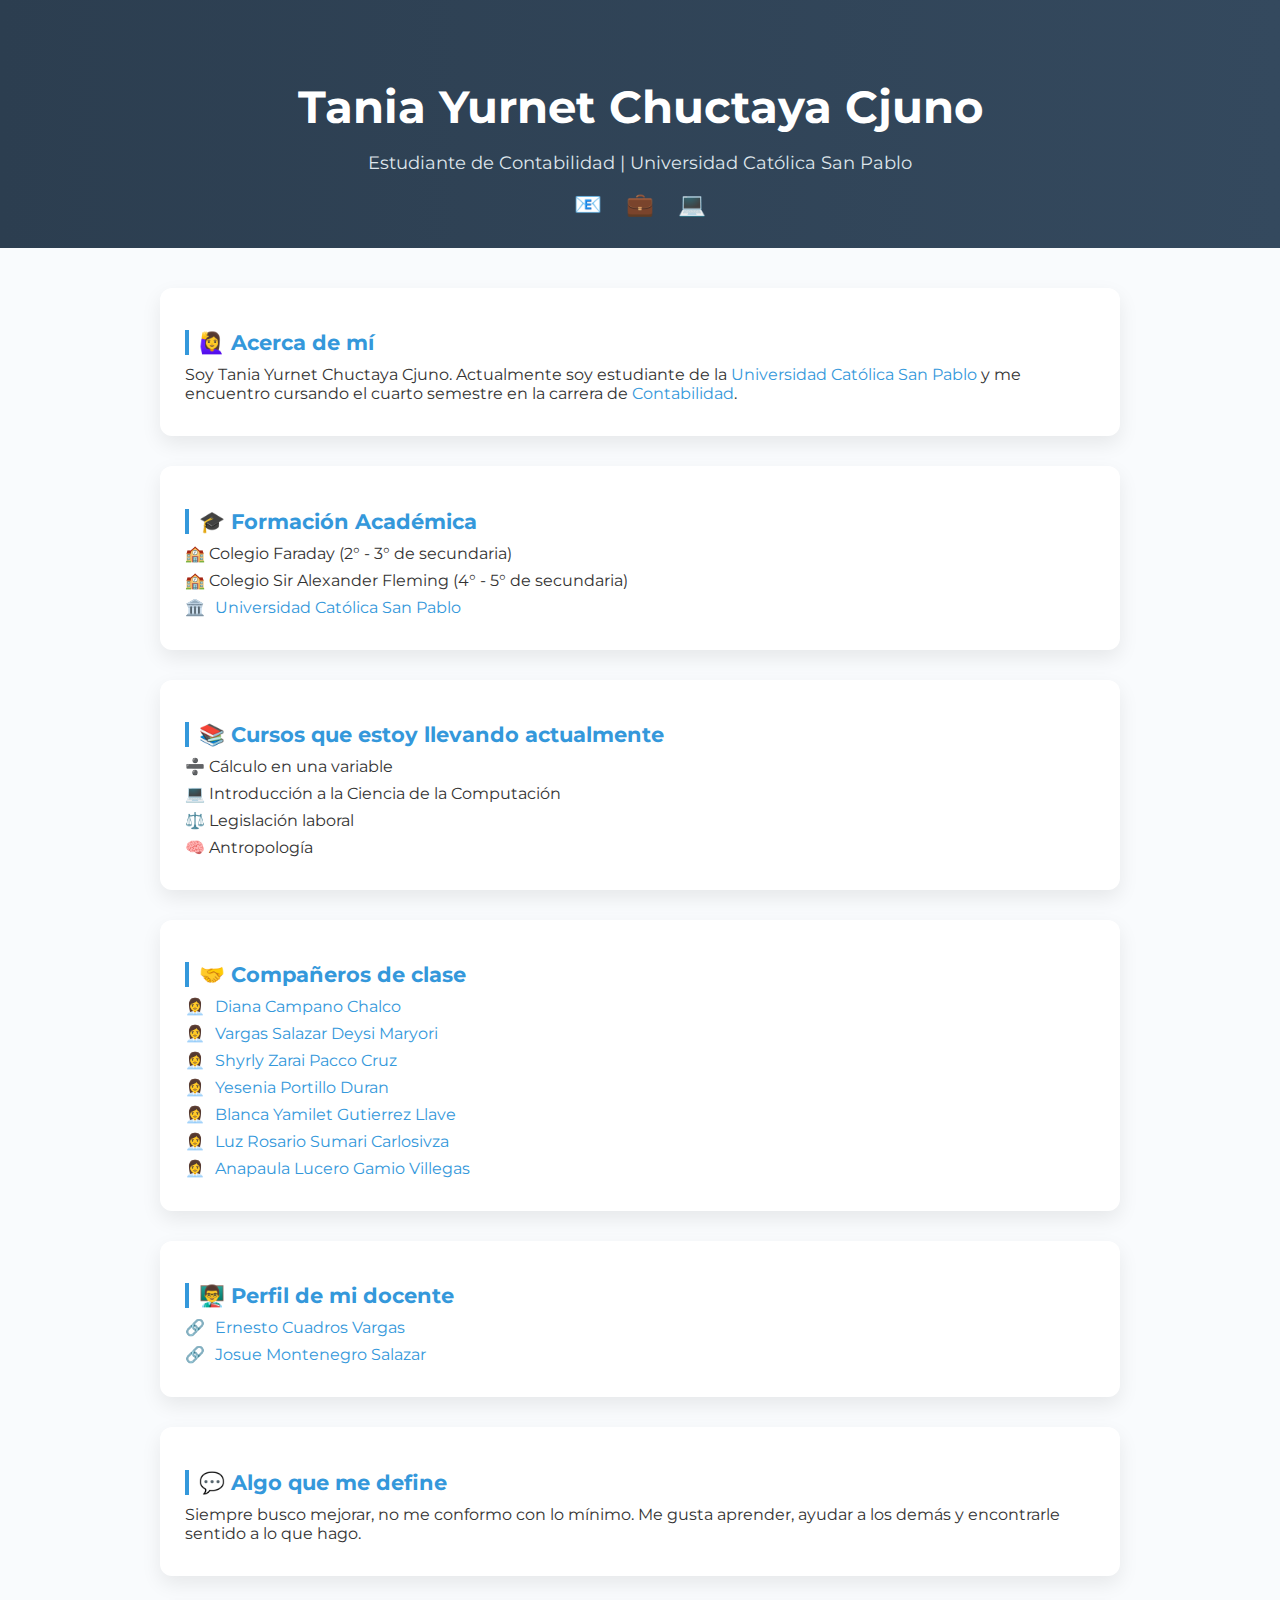
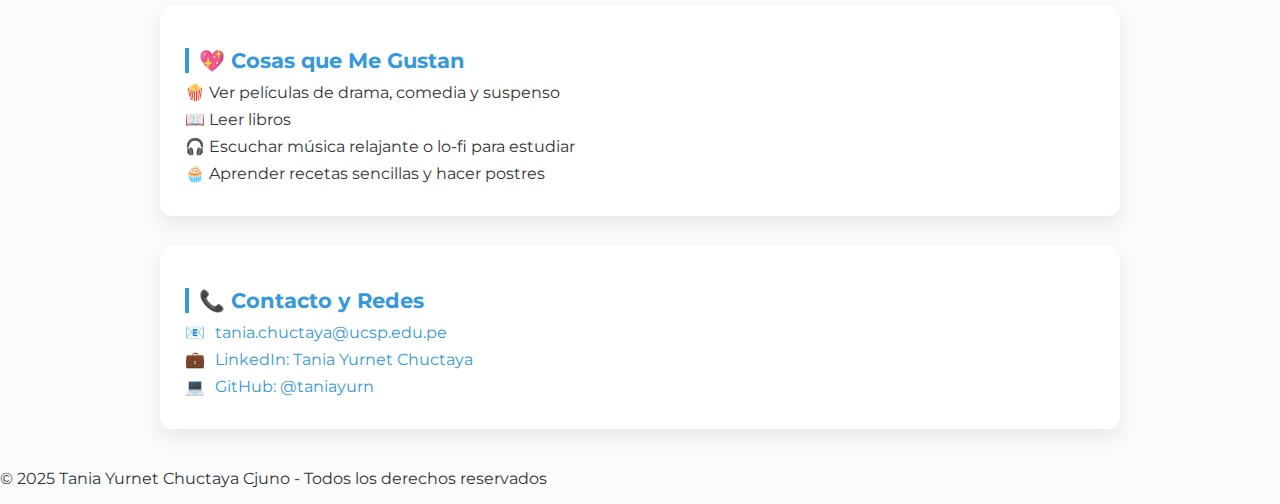
<file: index.html>
<!DOCTYPE html>
<html lang="es">
<head>
    <meta charset="UTF-8" />
    <meta name="viewport" content="width=device-width, initial-scale=1" />
    
    <title>Tania Yurnet Chuctaya Cjuno</title>
    
    <!-- SEO Meta Tags -->
    <meta name="description" content="Sitio personal de Tania Yurnet Chuctaya Cjuno, estudiante de Contabilidad en la Universidad Católica San Pablo. Conoce más sobre su formación, cursos y perfil profesional.">
    <meta name="robots" content="index, follow">
    <link rel="canonical" href="https://taniayurn.github.io/Tania-Yurnet-Chuctaya-Cjuno/">

        <!-- Open Graph Meta Tags -->
    <meta property="og:title" content="Tania Yurnet Chuctaya Cjuno | Estudiante de Contabilidad en la UCSP">
    <meta property="og:description" content="Sitio personal de Tania Yurnet Chuctaya Cjuno, estudiante de Contabilidad en la Universidad Católica San Pablo. Conoce más sobre su formación, cursos y perfil profesional.">
    <meta property="og:url" content="https://taniayurn.github.io/Tania-Yurnet-Chuctaya-Cjuno/">
    <meta property="og:type" content="website">
    <meta property="og:locale" content="es_PE">

    <!-- Google Site Verification -->
    <meta name="google-site-verification" content="N1XPxpJ5FF5jLY5_bodyYI6MN3rRAlNa11CzUfgR3FA" />

    <!-- Estilos -->
    <link rel="stylesheet" href="style.css" />
    <link href="https://fonts.googleapis.com/css2?family=Montserrat:wght@400;600&display=swap" rel="stylesheet">

    <!-- Datos estructurados para SEO -->
    <script type="application/ld+json">
    {
      "@context": "https://schema.org",
      "@type": "Person",
      "name": "Tania Yurnet Chuctaya Cjuno",
      "url": "https://taniayurn.github.io/Tania-Yurnet-Chuctaya-Cjuno/",
      "email": "mailto:tania.chuctaya@ucsp.edu.pe",
      "sameAs": [
        "https://www.linkedin.com/in/tania-yurnet-chuctaya-cjuno-855280368",
        "https://github.com/taniayurn"
      ],
      "alumniOf": {
        "@type": "CollegeOrUniversity",
        "name": "Universidad Católica San Pablo",
        "url": "https://ucsp.edu.pe/"
      },
      "jobTitle": "Estudiante de Contabilidad"
    }
    </script>
</head>

<body>

<header>
    <h1>Tania Yurnet Chuctaya Cjuno</h1>
    <p>Estudiante de Contabilidad | Universidad Católica San Pablo</p>
    <div class="social-icons">
        <a href="mailto:tania.chuctaya@ucsp.edu.pe" title="Correo">📧</a>
        <a href="https://www.linkedin.com/in/tania-yurnet-chuctaya-cjuno-855280368" target="_blank" rel="noopener noreferrer" title="LinkedIn">💼</a>
        <a href="https://github.com/taniayurn" target="_blank" rel="noopener noreferrer" title="GitHub">💻</a>
    </div>
</header>

<main class="container">

    <div class="card">
        <h2>🙋‍♀️ Acerca de mí</h2>
        <p>Soy Tania Yurnet Chuctaya Cjuno. Actualmente soy estudiante de la <a href="https://ucsp.edu.pe/" target="_blank" rel="noopener noreferrer">Universidad Católica San Pablo</a> y me encuentro cursando el cuarto semestre en la carrera de <a href="https://ucsp.edu.pe/carreras/contabilidad/" target="_blank" rel="noopener noreferrer">Contabilidad</a>.</p>
    </div>

    <div class="card">
        <h2>🎓 Formación Académica</h2>
        <div class="info-item">🏫 Colegio Faraday (2° - 3° de secundaria)</div>
        <div class="info-item">🏫 Colegio Sir Alexander Fleming (4° - 5° de secundaria)</div>
        <div class="info-item">🏛️ <a href="https://ucsp.edu.pe/" target="_blank" rel="noopener noreferrer">Universidad Católica San Pablo</a></div>
    </div>

    <div class="card">
        <h2>📚 Cursos que estoy llevando actualmente</h2>
        <div class="info-item">➗ Cálculo en una variable</div>
        <div class="info-item">💻 Introducción a la Ciencia de la Computación</div>
        <div class="info-item">⚖️ Legislación laboral</div>
        <div class="info-item">🧠 Antropología</div>
    </div>

    <div class="card">
        <h2>🤝 Compañeros de clase</h2>
        <div class="info-item">👩‍💼 <a href="https://dianacampano.github.io/" target="_blank" rel="noopener noreferrer">Diana Campano Chalco</a></div>
        <div class="info-item">👩‍💼 <a href="https://deysi85.github.io/-Deysi-Maryori-Vargas-Salazar./" target="_blank" rel="noopener noreferrer">Vargas Salazar Deysi Maryori</a></div>
        <div class="info-item">👩‍💼 <a href="https://shyrlyzarai1.github.io/Shyrly-Zarai-Pacco-Cruz/" target="_blank" rel="noopener noreferrer">Shyrly Zarai Pacco Cruz</a></div>
        <div class="info-item">👩‍💼 <a href="https://yeseniabpd.github.io/Yesenia-Bel-n-Portillo-Duran/" target="_blank" rel="noopener noreferrer">Yesenia Portillo Duran</a></div>
        <div class="info-item">👩‍💼 <a href="https://blancayamilet1.github.io/Blanca-Yamilet-Gutierrez-Llave/" target="_blank" rel="noopener noreferrer">Blanca Yamilet Gutierrez Llave</a></div>
        <div class="info-item">👩‍💼 <a href="https://luz-sum.github.io/Luz-Rosario-Sumari-Carlosviza/" target="_blank" rel="noopener noreferrer">Luz Rosario Sumari Carlosivza</a></div>
        <div class="info-item">👩‍💼 <a href="https://hagriw.github.io/Anapaula-Lucero-Gamio-Villegas/" target="_blank" rel="noopener noreferrer">Anapaula Lucero Gamio Villegas</a></div>
    </div>

    <div class="card">
        <h2>👨‍🏫 Perfil de mi docente</h2>
        <div class="info-item">🔗 <a href="https://www.linkedin.com/in/ecuadrosv/" target="_blank" rel="noopener noreferrer">Ernesto Cuadros Vargas</a></div>
        <div class="info-item">🔗 <a href="https://josuemontenegro.com/" target="_blank" rel="noopener noreferrer">Josue Montenegro Salazar</a></div>
    </div>

    <div class="card">
        <h2>💬 Algo que me define</h2>
        <p>Siempre busco mejorar, no me conformo con lo mínimo. Me gusta aprender, ayudar a los demás y encontrarle sentido a lo que hago.</p>
    </div>

    <div class="card">
        <h2>💖 Cosas que Me Gustan</h2>
        <div class="info-item">🍿 Ver películas de drama, comedia y suspenso</div>
        <div class="info-item">📖 Leer libros</div>
        <div class="info-item">🎧 Escuchar música relajante o lo-fi para estudiar</div>
        <div class="info-item">🧁 Aprender recetas sencillas y hacer postres</div>
   </div>
    
    <div class="card">
        <h2>📞 Contacto y Redes</h2>
        <div class="info-item">📧 <a href="mailto:tania.chuctaya@ucsp.edu.pe">tania.chuctaya@ucsp.edu.pe</a></div>
        <div class="info-item">💼 <a href="https://www.linkedin.com/in/tania-yurnet-chuctaya-cjuno-855280368" target="_blank" rel="noopener noreferrer">LinkedIn: Tania Yurnet Chuctaya</a></div>
        <div class="info-item">💻 <a href="https://github.com/taniayurn" target="_blank" rel="noopener noreferrer">GitHub: @taniayurn</a></div>
    </div>

</main>

<footer>
    <p>© 2025 Tania Yurnet Chuctaya Cjuno - Todos los derechos reservados</p>
</footer>

</body>
</html>
</file>
<file: style.css>
:root {
    --primary: #2c3e50;
    --accent: #3498db;
    --bg: #f9fbfd;
    --card-bg: #ffffff;
    --text: #333;
}

body {
    margin: 0;
    font-family: 'Montserrat', sans-serif;
    background-color: var(--bg);
    color: var(--text);
}

header {
    text-align: center;
    padding: 50px 20px 30px;
    background: linear-gradient(to right, #2c3e50, #34495e);
    color: white;
}

header h1 {
    font-size: 2.8rem;
    margin-bottom: 10px;
}

header p {
    font-size: 1.1rem;
    color: #dfe6ec;
}

.social-icons a {
    margin: 0 10px;
    color: white;
    font-size: 1.4rem;
    transition: transform 0.3s;
}

.social-icons a:hover {
    transform: scale(1.2);
}

.container {
    max-width: 960px;
    margin: 40px auto;
    padding: 0 20px;
    display: grid;
    gap: 30px;
}

.card {
    background-color: var(--card-bg);
    border-radius: 12px;
    padding: 25px;
    box-shadow: 0 8px 20px rgba(0, 0, 0, 0.08);
    transition: transform 0.3s ease;
    animation: fadeIn 0.8s ease;
}

.card:hover {
    transform: translateY(-5px);
}

.card h2 {
    font-size: 1.3rem;
    color: var(--accent);
    margin-bottom: 10px;
    border-left: 4px solid var(--accent);
    padding-left: 10px;
}

.card p, .card div {
    margin: 8px 0;
}

.info-item {
    display: flex;
    align-items: center;
    gap: 10px;
    margin: 6px 0;
}

.info-item i {
    color: var(--accent);
}

a {
    color: var(--accent);
    text-decoration: none;
}

a:hover {
    text-decoration: underline;
}

@keyframes fadeIn {
    from { opacity: 0; transform: translateY(20px); }
    to { opacity: 1; transform: translateY(0); }
}

@media (max-width: 600px) {
    header h1 {
        font-size: 2rem;
    }

    .container {
        padding: 0 10px;
    }
}
</file>
